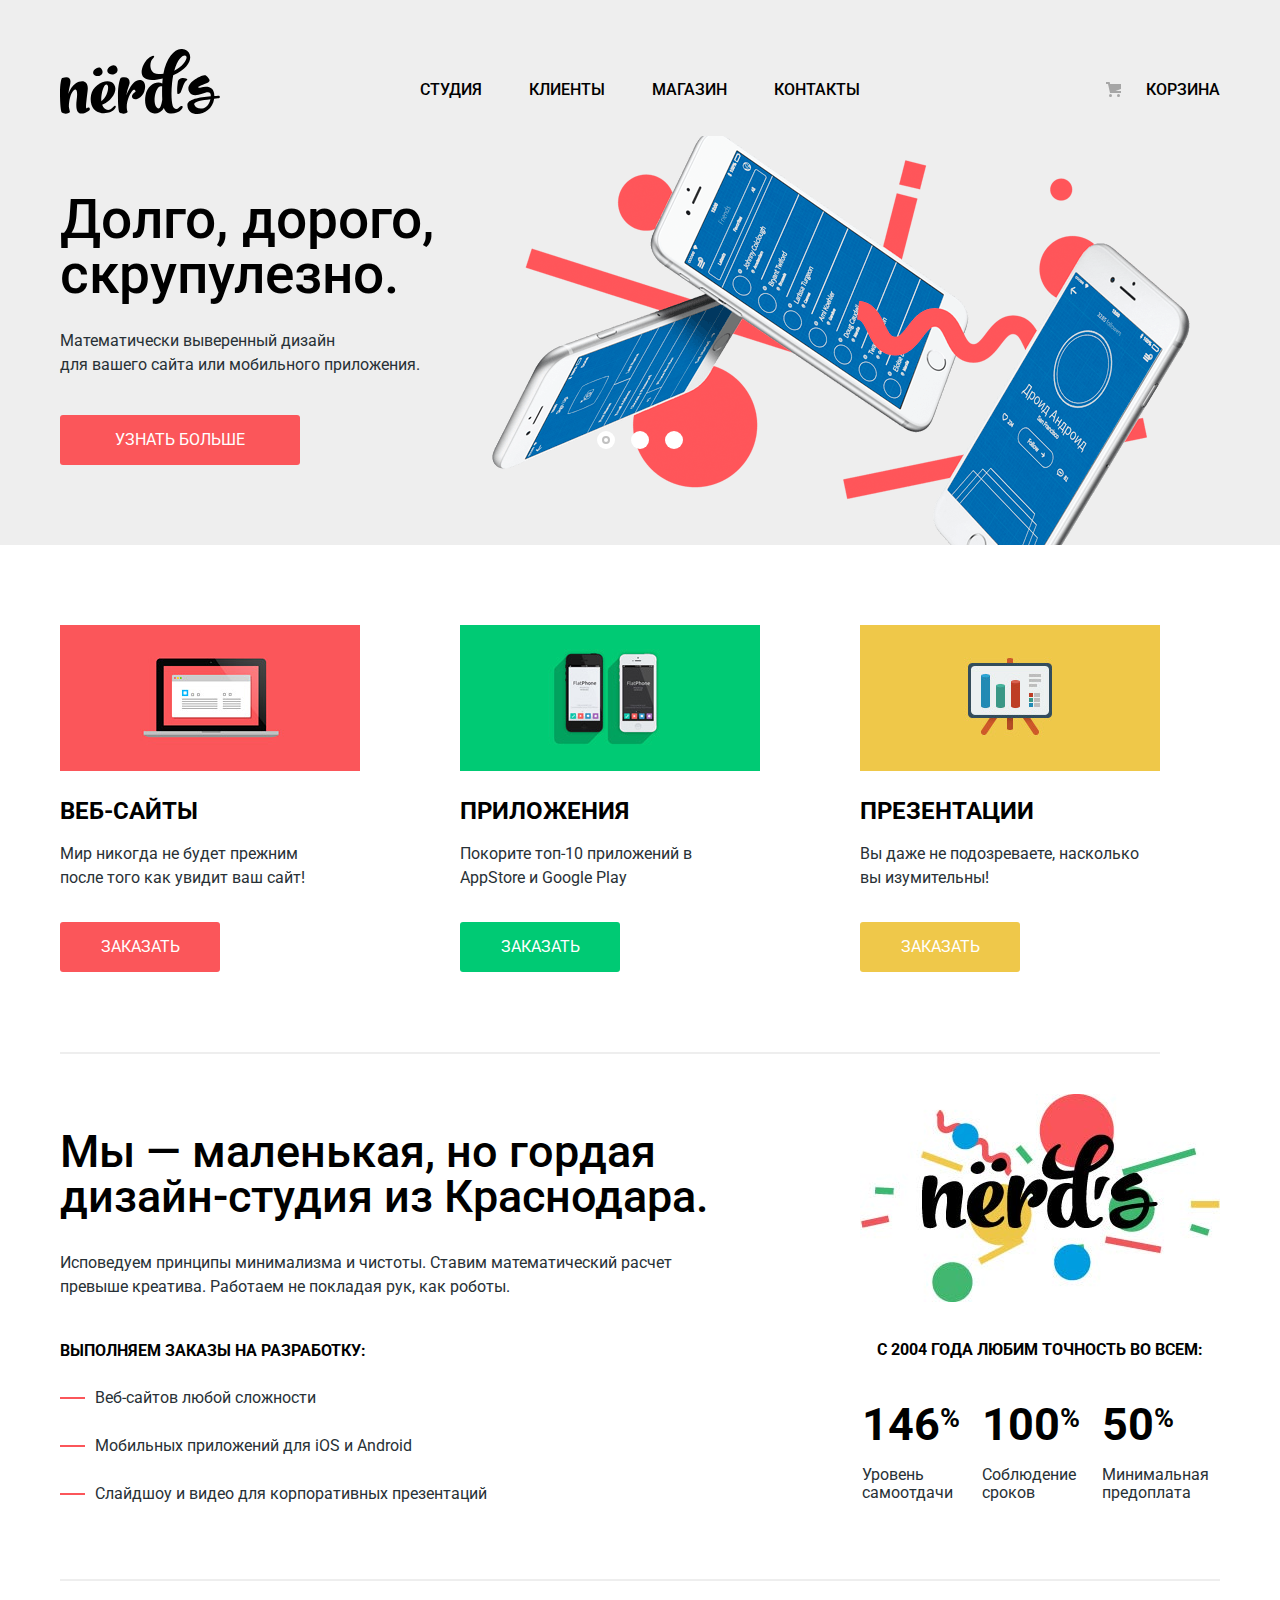
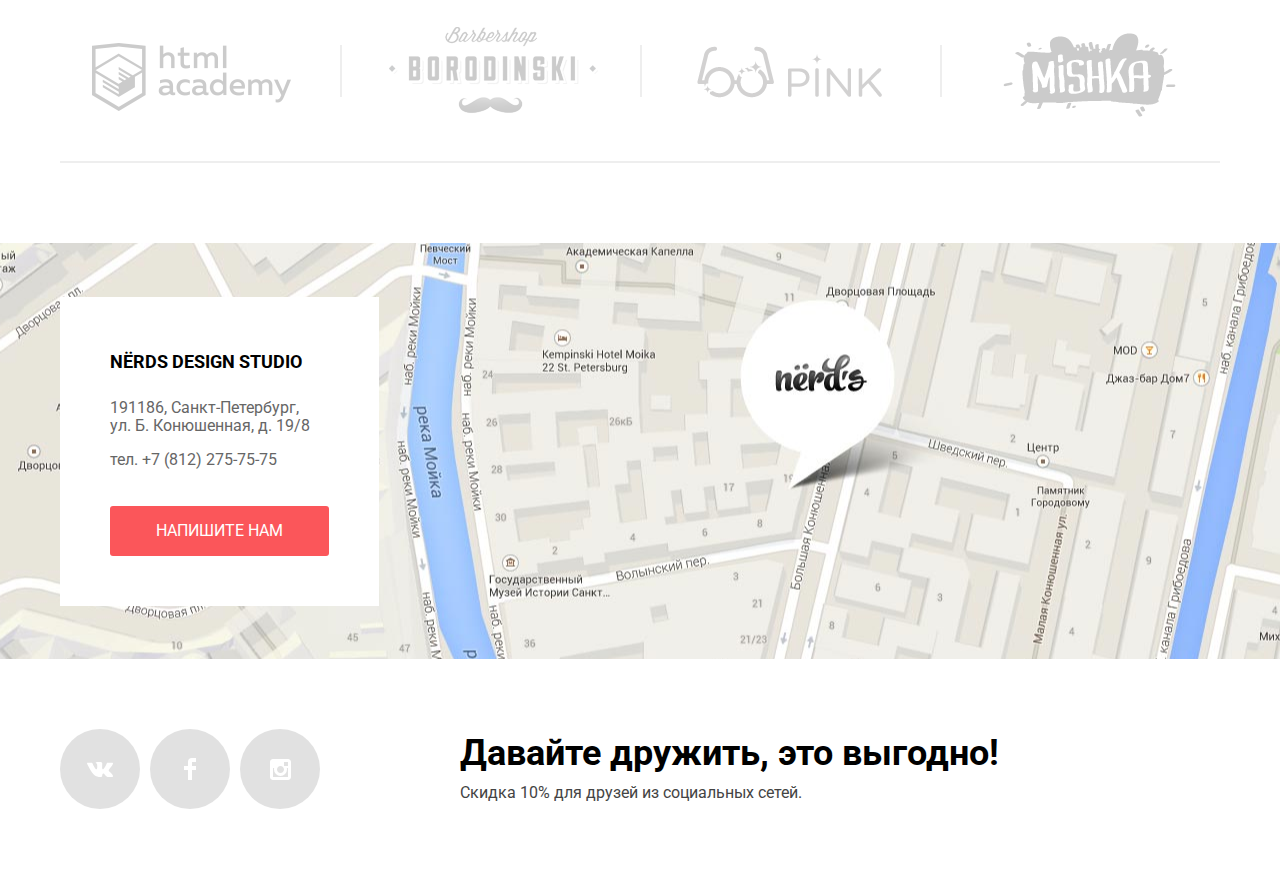
<file: index.html>
<!DOCTYPE html>
<html lang="ru">
  <head>
    <meta charset="utf-8">
    <title>Нёрдс</title>
    <link href="https://fonts.googleapis.com/css?family=Roboto:400,500,700&display=swap&subset=cyrillic" rel="stylesheet">
    <link href="css/normalize.css" rel="stylesheet">
    <link rel="stylesheet" href="css/stylemin.css">
  </head>

  <body>
    <header class="header-bg">
      <nav class="main-navigation container">
        <a class="main-header-logo" href="index.html">
          <img src="img/nerds-logo.svg" width="160" height="65" alt="Логотип">
        </a>
        <ul class="main-menu">
          <li><a href="#">Студия</a></li>
          <li><a href="#">Клиенты</a></li>
          <li><a href="catalog.html">Магазин</a></li>
          <li><a href="#">Контакты</a></li>
        </ul>
        <a class="cart" href="#">Корзина</a>
      </nav>
    </header>

    <main>
      <h1 class="visually-hidden">Дизайн-студия Нёрдс</h1>
      <section class="slider">
        <div class="container">
          <h2 class="visually-hidden">Преимущества</h2>
          <div class="slider-controls">
            <i class="active"></i>
            <i></i>
            <i></i>
          </div>
          <ul class="slider-list">
            <li class="slider-item">
              <h3>Долго, дорого,<br> скрупулезно.</h3>
              <p>Математически выверенный дизайн<br> для вашего сайта или мобильного приложения.</p>
              <a class="slider-item-button button" href="#">Узнать больше</a>
            </li>
            <li class="slider-item">
              <h3>Любим математику как никто другой</h3>
              <p>Никакого креатива, только математические формулы для расчета идеальных пропорций.</p>
              <a class="slider-item-button button">Узнать больше</a>
            </li>
            <li class="slider-item">
              <h3>Только ночь,<br> только хардкор</h3>
              <p>Работать днём, как все? Мы против этого.<br> Ближе к полуночи работа только начинается.</p>
              <a class="slider-item-button button">Узнать больше</a>
            </li>
          </ul>
        </div>
      </section>

      <section class="features container">
        <h2 class="visually-hidden">Направления</h2>
        <ul class="features-list">
          <li class="features-item">
            <h3>Веб-сайты</h3>
            <img src="img/illustration-1.jpg" width="300" height="146" alt="Картинка Компьютер">
            <p>Мир никогда не будет прежним после того как увидит ваш сайт!</p>
            <a href="#" class="button button-red">Заказать</a>
          </li>
          <li class="features-item">
            <h3>Приложения</h3>
            <img src="img/illustration-2.jpg" width="300" height="146" alt="Картинка Телефоны">
            <p>Покорите топ-10 приложений в AppStore и Google Play</p>
            <a href="#" class="button button-green">Заказать</a>
          </li>
          <li class="features-item">
            <h3>Презентации</h3>
            <img src="img/illustration-3.jpg" width="300" height="146" alt="Картинка Доска для презентаций">
            <p>Вы даже не подозреваете, насколько вы изумительны!</p>
            <a href="#" class="button button-yellow">Заказать</a>
          </li>
        </ul>
      </section>

      <div class="overview container">
        <section class="description">
          <h2 class="visually-hidden">Описание</h2>
          <b class="description-slogan">Мы — маленькая, но гордая дизайн-студия из Краснодара.</b>
          <p class="description-text">Исповедуем принципы минимализма и чистоты. Ставим математический расчет превыше креатива. Работаем не покладая рук, как роботы.</p>
          <b class="description-activites">Выполняем заказы на разработку:</b>
          <ul>
            <li>Веб-сайтов любой сложности</li>
            <li>Мобильных приложений для iOS и Android</li>
            <li>Слайдшоу и видео для корпоративных презентаций</li>
          </ul>
        </section>

        <section class="statistics">
          <h2 class="visually-hidden">Статистика</h2>
          <b class="statistics-slogan">C 2004 года Любим точность во всем:</b>
          <table class="statistics-table">
            <tr class="statistics-table-percent">
              <td>146<sup>%</sup></td>
              <td>100<sup>%</sup></td>
              <td>50<sup>%</sup></td>
            </tr>
            <tr class="statistics-table-text">
              <th>Уровень самоотдачи</th>
              <th>Соблюдение сроков</th>
              <th>Минимальная предоплата</th>
            </tr>
          </table>
        </section>
      </div>

      <section class="partners container">
        <h2 class="visually-hidden">Примеры работ</h2>
        <ul class="partners-list">
          <li class="partners-item">
            <a href="https://htmlacademy.ru/intensive/htmlcss">
              <img src="img/logo-1.png" width="260" height="180" alt="Сайт HTML Academy">
            </a>
          </li>
          <li class="partners-item">
            <a href="#">
              <img src="img/logo-2.png" width="260" height="180" alt="Сайт Барбершоп Бородинский">
            </a>
          </li>
          <li class="partners-item">
            <a href="#">
              <img src="img/logo-3.png" width="260" height="180" alt="Сайт Pink">
            </a>
          </li>
          <li class="partners-item">
            <a href="#">
              <img src="img/logo-4.png" width="260" height="180" alt="Сайт Mishka">
            </a>
          </li>
        </ul>
      </section>

      <section class="address">
        <iframe class="google-maps" src="https://www.google.com/maps/embed?pb=!1m18!1m12!1m3!1d1998.6036253003151!2d30.320858716220233!3d59.938719169054096!2m3!1f0!2f0!3f0!3m2!1i1024!2i768!4f13.1!3m3!1m2!1s0x4696310fca145cc1%3A0x42b32648d8238007!2z0JHQvtC70YzRiNCw0Y8g0JrQvtC90Y7RiNC10L3QvdCw0Y8g0YPQuy4sIDE5LzgsINCh0LDQvdC60YIt0J_QtdGC0LXRgNCx0YPRgNCzLCAxOTExODY!5e0!3m2!1sru!2sru!4v1560799852719!5m2!1sru!2sru" style="border:0" allowfullscreen></iframe>
        <div class="contacts">
          <h2 class="visually-hidden">Контакты</h2>
          <h3>NЁRDS DESIGN STUDIO</h3>
          <p>
            191186, Санкт-Петербург,<br>
            ул. Б. Конюшенная, д. 19/8
          </p>
          <p>
            <a href="tel:7-812-275-7575" class="telephone">тел. +7 (812) 275-75-75</a>
          </p>
          <a class="contacts-btn button" href="#">Напишите нам</a>
        </div>
      </section>
    </main>

    <footer class="main-footer container">
      <ul class="footer-social">
        <li>
          <a class="social-button social-button-vk" href="#">
            <span class="visually-hidden">Вконтакте</span>
          </a>
        </li>
        <li>
          <a class="social-button social-button-fb" href="#">
            <span class="visually-hidden">Фейсбук</span>
          </a>
        </li>
        <li>
          <a class="social-button social-button-insta" href="#">
            <span class="visually-hidden">Инстаграмм</span>
          </a>
        </li>
      </ul>
      <div class="footer-text">
        <b>Давайте дружить, это выгодно!</b>
        <p>Скидка 10% для друзей из социальных сетей.</p>
      </div>
    </footer>

    <section class="modal modal-message">
      <h2 class="visually-hidden">Форма обратной связи</h2>
      <h3>Напишите нам</h3>
      <form class="message-form" action="https://echo.htmlacademy.ru" method="get">
        <div class="name">
          <p>
            <label for="message-name">Ваше имя:</label>
            <input class="area" type="text" name="person-name" id="message-name" placeholder="Имя Фамилия">
          </p>
          <p>
            <label for="message-email">Ваш e-mail:</label>
            <input class="area" type="email" name="email" id="message-email" placeholder="email@example.com">
          </p>
        </div>
        <p class="message-text">
          <label for="message-text">Текст письма:</label>
          <textarea class="area text" name="text" id="message-text" placeholder="В свободной форме"></textarea>
        </p>
        <button type="submit" class="button message-btn">Отправить</button>
      </form>
      <button class="modal-close"><span class="visually-hidden">Закрыть</span></button>
    </section>

    <script src="js/scriptmin.js"></script>
  </body>
</html>
</file>
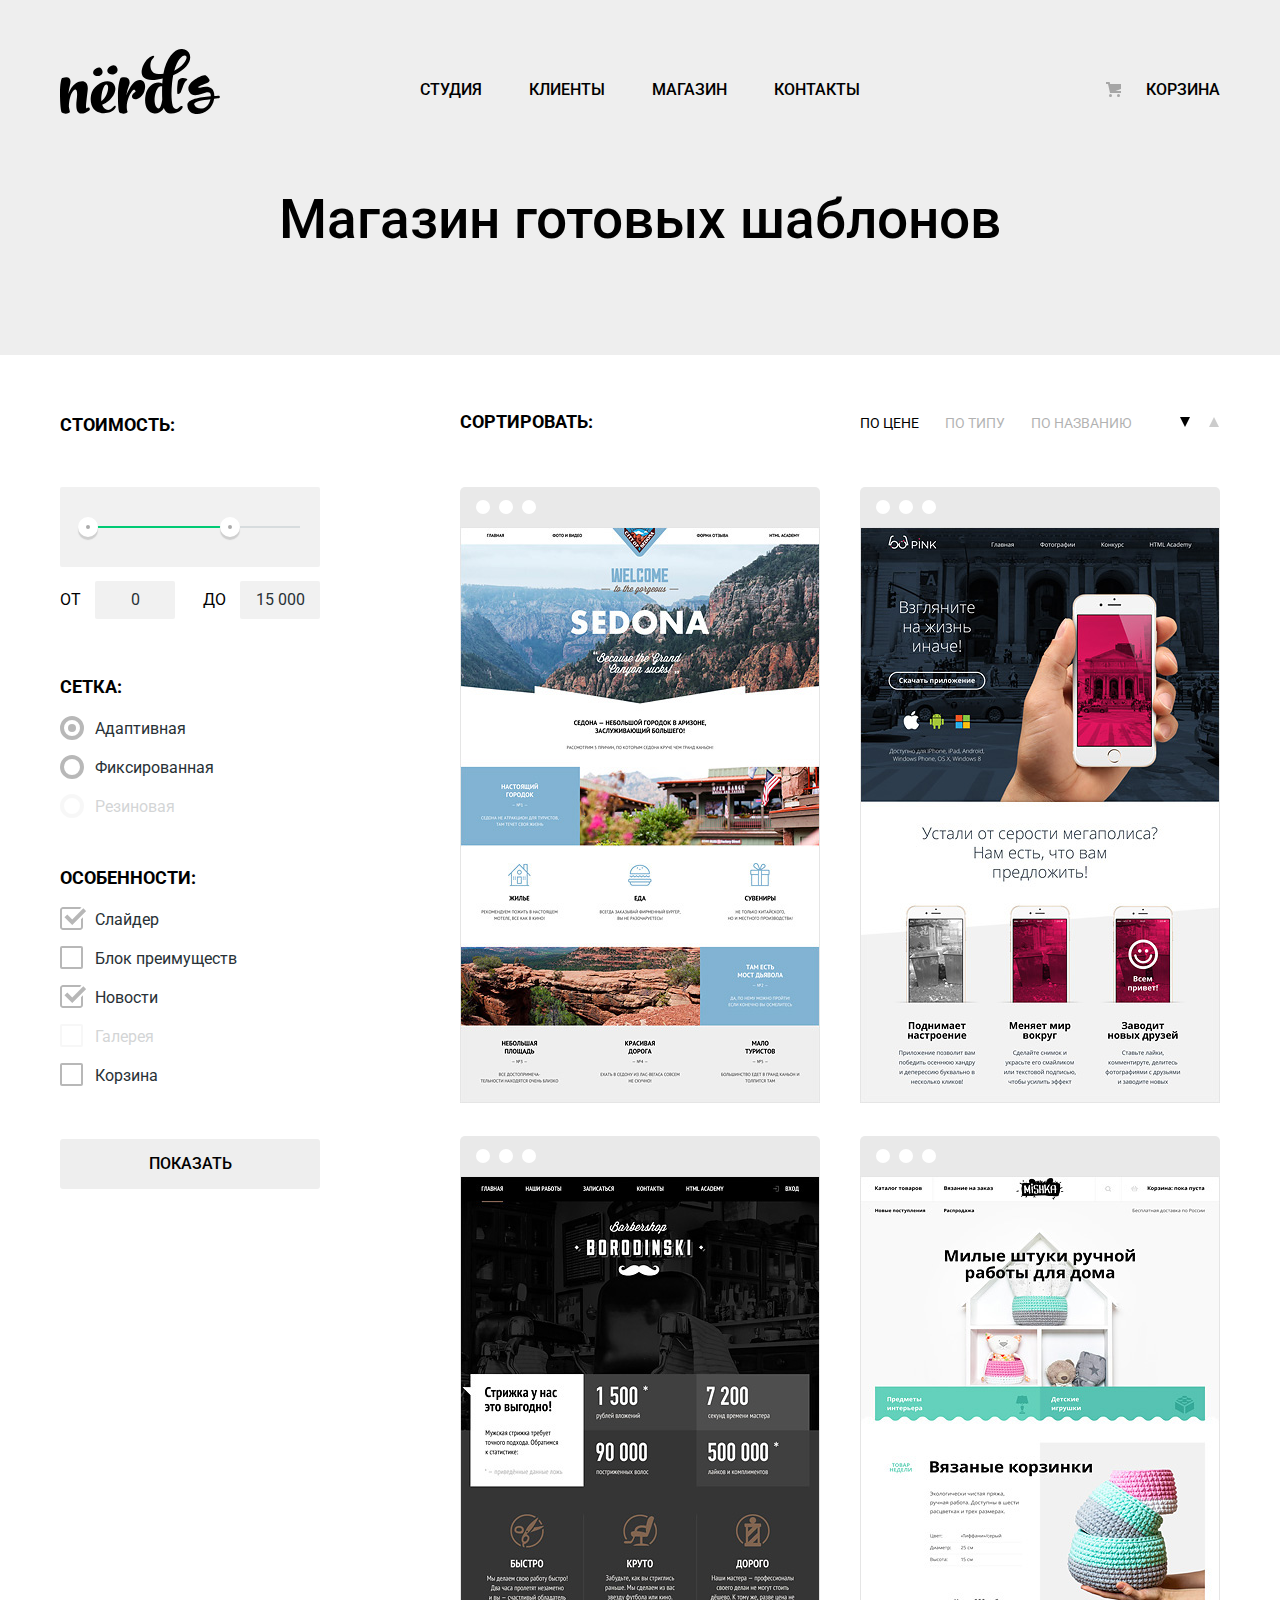
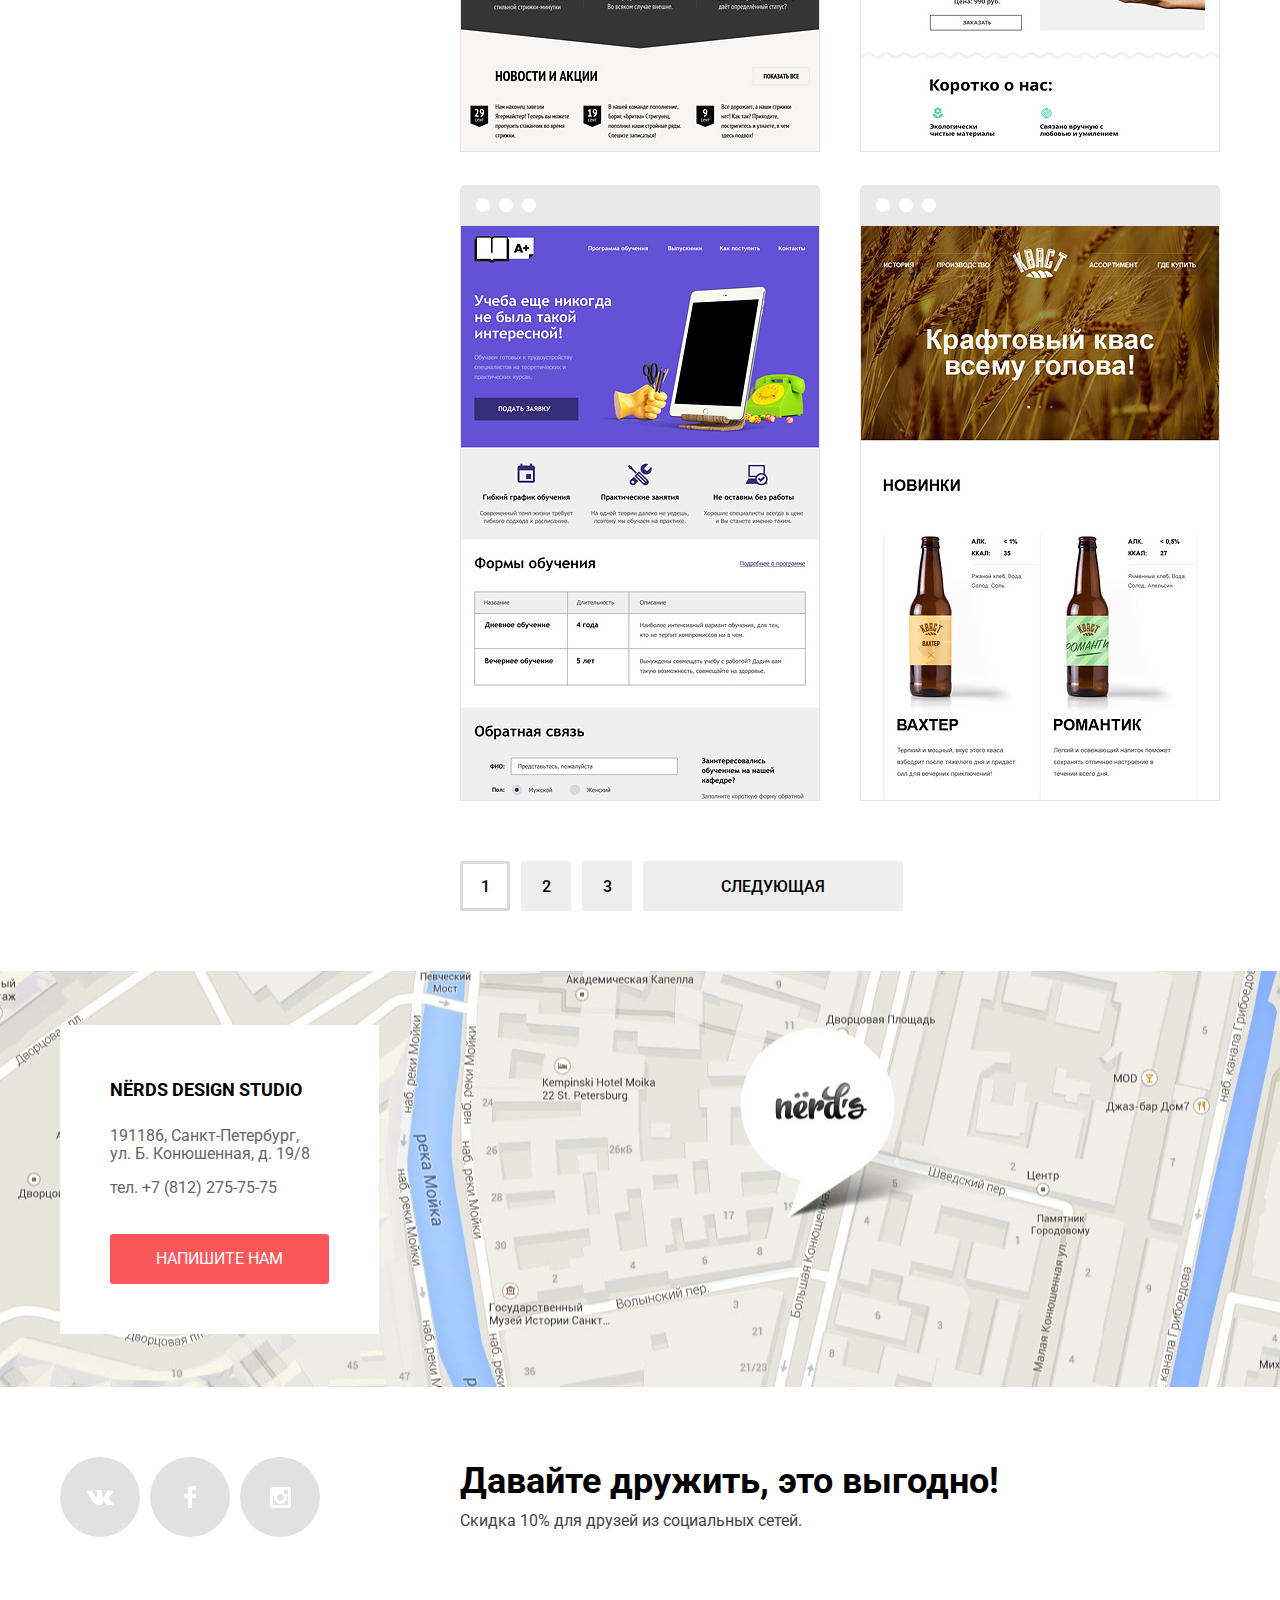
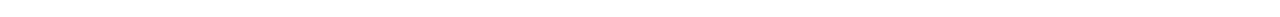
<file: catalog.html>
<!DOCTYPE html>
<html lang="ru">
  <head>
    <meta charset="utf-8">
    <title>Каталог</title>
    <link href="https://fonts.googleapis.com/css?family=Roboto:400,500,700&display=swap&subset=cyrillic" rel="stylesheet">
    <link href="css/normalize.css" rel="stylesheet">
    <link rel="stylesheet" href="css/stylemin.css">
  </head>

  <body>
    <header class="header-bg">
      <nav class="main-navigation container">
        <a class="main-header-logo" href="index.html">
          <img src="img/nerds-logo.svg" width="160" height="65" alt="Логотип">
        </a>
        <ul class="main-menu">
          <li><a href="#">Студия</a></li>
          <li><a href="#">Клиенты</a></li>
          <li><a href="catalog.html">Магазин</a></li>
          <li><a href="#">Контакты</a></li>
        </ul>
        <a class="cart" href="#">Корзина</a>
      </nav>
    </header>

    <main>
      <h1 class="page-title">Магазин готовых шаблонов</h1>
      <div class="catalog-columns container">
        <section class="left-column filters">
          <h2 class="visually-hidden">Фильтр</h2>

          <form class="filter" action="https://echo.htmlacademy.ru" method="get">
            <fieldset class="filter-item">
              <legend>Стоимость:</legend>
              <div class="range-filter">
                <div class="range-controls">
                  <div class="scale">
                    <div class="bar"></div>
                  </div>
                  <div class="toggle toggle-min"></div>
                  <div class="toggle toggle-max"></div>
                </div>
                <div class="price-controls">
                  <label class="min-price">от <input name="min-price" type="text" value="0"></label>
                  <label class="max-price">до <input name="max-price" type="text" value="15 000"></label>
                </div>
              </div>
            </fieldset>

            <fieldset class="filter-item">
              <legend>Сетка:</legend>
              <ul>
                <li class="filter-option">
                  <input class="visually-hidden filter-input filter-input-radio" type="radio" name="grid-group" value="adaptive" id="filter-adaptive" checked>
                  <label for="filter-adaptive">Адаптивная</label>
                </li>
                <li class="filter-option">
                  <input class="visually-hidden filter-input filter-input-radio" type="radio" name="grid-group"
                    value="fix" id="filter-fix">
                  <label for="filter-fix">Фиксированная</label>
                </li>
                <li class="filter-option">
                  <input class="visually-hidden filter-input filter-input-radio" type="radio" name="grid-group"
                    value="flexible" id="filter-flexible" disabled>
                  <label for="filter-flexible">Резиновая</label>
                </li>
              </ul>
            </fieldset>

            <fieldset class="filter-item special">
              <legend>Особенности:</legend>
              <ul>
                <li class="filter-option">
                  <input type="checkbox" class="visually-hidden filter-input filter-input-checkbox" name="slider" id="filter-slider" checked>
                  <label for="filter-slider">Слайдер</label>
                </li>
                <li class="filter-option">
                  <input type="checkbox" class="visually-hidden filter-input filter-input-checkbox" name="advantage" id="filter-advantage">
                  <label for="filter-advantage">Блок преимуществ</label>
                </li>
                <li class="filter-option">
                  <input type="checkbox" class="visually-hidden filter-input filter-input-checkbox" name="news"
                    id="filter-news" checked>
                  <label for="filter-news">Новости</label>
                </li>
                <li class="filter-option">
                  <input type="checkbox" class="visually-hidden filter-input filter-input-checkbox" name="gallery"
                    id="filter-gallery" disabled>
                  <label for="filter-gallery">Галерея</label>
                </li>
                <li class="filter-option">
                  <input type="checkbox" class="visually-hidden filter-input filter-input-checkbox" name="cart"
                    id="filter-cart">
                  <label for="filter-cart">Корзина</label>
                </li>
              </ul>
            </fieldset>
            <button type="submit" class="filters-btn button">Показать</button>
          </form>
        </section>

        <div class="right-column">
          <section class="sort">
            <h2 class="visually-hidden">Сортировка макетов</h2>

            <h3>Сортировать:</h3>
            <div class="sort-column">
              <ul class="sort-list">
                <li class="active">По цене</li>
                <li>По типу</li>
                <li>По названию</li>
              </ul>
              <ul class="sort-btn">
                <li><a class="sort-btn-descending active"><span class="visually-hidden">По убыванию</span></a></li>
                <li><a class="sort-btn-ascending"><span class="visually-hidden">По возрастанию</span></a></li>
              </ul>
            </div>
          </section>

          <section class="catalog">
            <h2 class="visually-hidden">Список сайтов</h2>
            <ul class="catalog-list">
              <li class="catalog-item active">
                <img src="img/img-sedona.jpg" width="360" height="576" alt="Фото проекта Sedona">
                 <div class="modal-catalog">
                   <h3>Sedona</h3>
                   <p>Информационный сайт для туристов</p>
                   <a class="button catalog-btn">9 900 руб.</a>
                 </div>
              </li>
              <li class="catalog-item">
                <img src="img/img-pink.jpg" width="360" height="576" alt="Фото проекта Pink">
                <div class="modal-catalog">
                  <h3>Pink App</h3>
                  <p>Продуктовый лендинг приложения для iOS и Android</p>
                  <a class="button catalog-btn">9 900 руб.</a>
                </div>
              </li>
              <li class="catalog-item">
                <img src="img/img-barbershop.jpg" width="360" height="576" alt="Фото проекта Barbershop">
                <div class="modal-catalog">
                  <h3>Barbershop</h3>
                  <p>Сайт салона красоты. Для мужчин, да.</p>
                  <a class="button catalog-btn">9 900 руб.</a>
                </div>
              </li>
              <li class="catalog-item">
                <img src="img/img-mishka.jpg" width="360" height="576" alt="Фото проекта Mishka">
                <div class="modal-catalog">
                  <h3>Mishka</h3>
                  <p>Интернет-магазин вязаных игрушек</p>
                  <a class="button catalog-btn">9 900 руб.</a>
                </div>
              </li>
              <li class="catalog-item">
                <img src="img/img-aplus.jpg" width="360" height="576" alt="Фото проекта A plus">
                <div class="modal-catalog">
                  <h3>A plus</h3>
                  <p>Лендинг курсов повышения квалификации</p>
                  <a class="button catalog-btn">9 900 руб.</a>
                </div>
              </li>
              <li class="catalog-item">
                <img src="img/img-kvast.jpg" width="360" height="576" alt="Фото проекта Кваст">
                <div class="modal-catalog">
                  <h3>Кваст</h3>
                  <p>Промо-сайт производителя крафтового кваса</p>
                  <a class="button catalog-btn">9 900 руб.</a>
                </div>
              </li>
            </ul>
            <ul class="pagination-list">
              <li class="pagination-item"><a class="active" href="#">1</a></li>
              <li class="pagination-item"><a href="#">2</a></li>
              <li class="pagination-item"><a href="#">3</a></li>
              <li class="pagination-item"><a class="next" href="#">Следующая</a></li>
            </ul>
          </section>
        </div>
      </div>

      <section class="address">
        <iframe class="google-maps"
          src="https://www.google.com/maps/embed?pb=!1m18!1m12!1m3!1d1998.6036253003151!2d30.320858716220233!3d59.938719169054096!2m3!1f0!2f0!3f0!3m2!1i1024!2i768!4f13.1!3m3!1m2!1s0x4696310fca145cc1%3A0x42b32648d8238007!2z0JHQvtC70YzRiNCw0Y8g0JrQvtC90Y7RiNC10L3QvdCw0Y8g0YPQuy4sIDE5LzgsINCh0LDQvdC60YIt0J_QtdGC0LXRgNCx0YPRgNCzLCAxOTExODY!5e0!3m2!1sru!2sru!4v1560799852719!5m2!1sru!2sru"
          style="border:0" allowfullscreen></iframe>
        <div class="contacts">
          <h2 class="visually-hidden">Контакты</h2>
          <h3>NЁRDS DESIGN STUDIO</h3>
          <p>
            191186, Санкт-Петербург,<br>
            ул. Б. Конюшенная, д. 19/8
          </p>
          <p>
            <a href="tel:7-812-275-7575" class="telephone">тел. +7 (812) 275-75-75</a>
          </p>
          <a class="contacts-btn button" href="#">Напишите нам</a>
        </div>
      </section>
    </main>

    <footer class="main-footer container">
      <ul class="footer-social">
        <li>
          <a class="social-button" href="#">
            <span class="visually-hidden">Вконтакте</span>
            <svg xmlns="http://www.w3.org/2000/svg" width="26" height="15" viewBox="0 0 26 15">
              <path fill="#FFF"
                d="M16.138 11.51c.956-.309 2.18 2.04 3.483 2.939.978.681 1.727.534 1.727.534l3.473-.05s1.815-.112.957-1.554c-.071-.12-.503-1.069-2.585-3.022-2.177-2.043-1.882-1.712.739-5.244 1.597-2.153 2.236-3.468 2.036-4.028-.192-.539-1.365-.399-1.365-.399L20.69.713c-.381.001-.704.119-.851.515-.003.004-.621 1.666-1.445 3.079-1.741 2.989-2.436 3.148-2.724 2.961-.661-.433-.494-1.737-.494-2.664 0-2.897.432-4.105-.846-4.417-.427-.104-.739-.172-1.828-.182-1.392-.021-2.574 0-3.244.329-.445.223-.786.712-.579.74.26.035.843.16 1.155.586.401.552.389 1.789.389 1.789s.229 3.411-.54 3.834c-.528.29-1.25-.302-2.803-3.016-.793-1.388-1.392-2.922-1.392-2.922s-.116-.285-.326-.441c-.25-.185-.6-.244-.6-.244L.848.684S.29.7.085.946c-.182.218-.015.668-.015.668s2.909 6.881 6.203 10.347c3.02 3.182 6.452 2.971 6.452 2.971h1.555s.469-.054.709-.312c.224-.24.214-.691.214-.691s-.031-2.109.935-2.419z" />
            </svg>
          </a>
        </li>
        <li>
          <a class="social-button" href="#">
            <span class="visually-hidden">Фейсбук</span>
            <svg xmlns="http://www.w3.org/2000/svg" width="12" height="22" viewBox="0 0 12 22">
              <path fill="#FFF" d="M12 4V0H8a4 4 0 0 0-4 4v4H0v4h4v10h4V12h4V8H8V4h4z" /></svg>
          </a>
        </li>
        <li>
          <a class="social-button" href="#">
            <span class="visually-hidden">Инстаграмм</span>
            <svg xmlns="http://www.w3.org/2000/svg" width="21" height="21" viewBox="0 0 21 21">
              <path fill="#FFF"
                d="M18 0H3C1.35 0 0 1.35 0 3v15c0 1.65 1.35 3 3 3h15c1.65 0 3-1.35 3-3V3c0-1.65-1.35-3-3-3zm-7.5 7c1.93 0 3.5 1.57 3.5 3.5S12.43 14 10.5 14 7 12.43 7 10.5 8.57 7 10.5 7zM18 18H3V9h1.181A6.504 6.504 0 0 0 4 10.5a6.5 6.5 0 1 0 13 0 6.45 6.45 0 0 0-.181-1.5H18v9zm0-11h-4V3h4v4z" />
            </svg>
          </a>
        </li>
      </ul>
      <div class="footer-text">
        <b>Давайте дружить, это выгодно!</b>
        <p>Скидка 10% для друзей из социальных сетей.</p>
      </div>
    </footer>

    <section class="modal modal-message">
      <h2 class="visually-hidden">Форма обратной связи</h2>
      <h3>Напишите нам</h3>
      <form class="message-form" action="https://echo.htmlacademy.ru" method="get">
        <div class="name">
          <p>
            <label for="message-name">Ваше имя:</label>
            <input class="area" type="text" name="person-name" id="message-name" placeholder="Имя Фамилия">
          </p>
          <p>
            <label for="message-email">Ваш e-mail:</label>
            <input class="area" type="email" name="email" id="message-email" placeholder="email@example.com">
          </p>
        </div>
        <p class="message-text">
          <label for="message-text">Текст письма:</label>
          <textarea class="area text" name="text" id="message-text" placeholder="В свободной форме"></textarea>
        </p>
        <button type="submit" class="button message-btn">Отправить</button>
      </form>
      <button class="modal-close"><span class="visually-hidden">Закрыть</span></button>
    </section>

    <script src="js/scriptmin.js"></script>
  </body>
</html>
</file>
<file: css/stylemin.css>
@-webkit-keyframes scale{0%{-webkit-transform:scale(.001);transform:scale(.001)}to{-webkit-transform:scale(1);transform:scale(1)}}@keyframes scale{0%{-webkit-transform:scale(.001);transform:scale(.001)}to{-webkit-transform:scale(1);transform:scale(1)}}@-webkit-keyframes shake{0%,to{-webkit-transform:skewX(0);transform:skewX(0)}15%,45%,75%{-webkit-transform:skewX(3deg);transform:skewX(3deg)}30%,60%,90%{-webkit-transform:skewX(-3deg);transform:skewX(-3deg)}}@keyframes shake{0%,to{-webkit-transform:skewX(0);transform:skewX(0)}15%,45%,75%{-webkit-transform:skewX(3deg);transform:skewX(3deg)}30%,60%,90%{-webkit-transform:skewX(-3deg);transform:skewX(-3deg)}}body{margin:0;padding:0;min-width:1200px;font-family:"Roboto","Arial",sans-serif;font-size:16px;font-weight:400;line-height:24px;color:#000}a{text-decoration:none}.container{width:1200px;margin:0 auto;padding:0 20px;-webkit-box-sizing:border-box;box-sizing:border-box}.visually-hidden:not(:focus):not(:active),input[type=checkbox].visually-hidden,input[type=radio].visually-hidden{position:absolute;width:1px;height:1px;margin:-1px;padding:0;white-space:nowrap;border:0;-webkit-clip-path:inset(100%);clip-path:inset(100%);clip:rect(0 0 0 0);overflow:hidden}.header-bg{background-color:#eee}.main-navigation{display:-webkit-box;display:-ms-flexbox;display:flex;-ms-flex-wrap:wrap;flex-wrap:wrap;-webkit-box-align:center;-ms-flex-align:center;align-items:center;padding-top:49px;font-weight:500;line-height:30px;text-transform:uppercase}.main-navigation a{padding-bottom:10px;-webkit-box-sizing:border-box;box-sizing:border-box;color:#000;border-bottom:2px solid transparent;cursor:pointer}.main-menu a{margin-right:10px}.main-navigation a:focus,.main-navigation a:hover,.modal-catalog h3:focus,.modal-catalog h3:hover{color:#fb565a}.main-navigation a:active{color:#000;opacity:.3}.main-navigation a.active{border-bottom:2px solid #fb565a}.main-navigation img:focus,.main-navigation img:hover{opacity:.8}.main-navigation img:active,.modal-catalog h3:active{opacity:.3}.main-menu{display:-webkit-box;display:-ms-flexbox;display:flex;-webkit-box-flex:0;-ms-flex:0 0 450px;flex:0 0 450px;-ms-flex-wrap:wrap;flex-wrap:wrap;-webkit-box-pack:justify;-ms-flex-pack:justify;justify-content:space-between;max-width:450px;margin:0 0 0 200px;padding:0 0 5px;list-style:none}.cart{margin-left:auto;padding-top:7px;padding-left:40px;background-image:url(../img/cart-icon.svg);background-repeat:no-repeat;background-position:0 14px}.slider{position:relative;margin-bottom:80px;background-color:#eee}.slider-controls{position:absolute;left:50%;bottom:104px;z-index:1;width:160px;height:18px;font-size:0;text-align:center;-webkit-transform:translateX(-50%);-ms-transform:translateX(-50%);transform:translateX(-50%)}.slider-controls i{position:relative;display:inline-block;width:18px;height:18px;padding:8px;vertical-align:middle;border-radius:50%;cursor:pointer}.slider-controls i::after{content:"";position:absolute;top:8px;left:8px;z-index:1;width:18px;height:18px;background:#fff;border-radius:50%}.slider-controls .active::before{content:"";position:absolute;top:50%;left:50%;z-index:2;width:4px;height:4px;margin:-4px;background-color:inherit;border:2px solid #c1c1c1;border-radius:50%}.description ul,.filter ul,.slider-list{margin:0;padding:0;list-style:none}.slider-item{display:none;padding:56px 0 80px}.slider-item:nth-child(1){display:block;background-image:url(../img/slide1.png);background-repeat:no-repeat;background-position:93.5% -4px}.slider-item:nth-child(2),.slider-item:nth-child(3){background-image:url(../img/slide2.png);background-repeat:no-repeat;background-position:100% 0}.slider-item:nth-child(3){background-image:url(../img/slide3.png);background-position:100% 20px}.slider-item h3{max-width:600px;margin:0 0 27px;font-size:55px;font-weight:500;line-height:55px}.slider-item p{max-width:430px;margin:0 0 38px;color:#283136}.button{display:block;width:240px;padding:16px 10px;-webkit-box-sizing:border-box;box-sizing:border-box;font-size:16px;line-height:18px;color:#fff;text-align:center;text-decoration:none;text-transform:uppercase;background-color:#fb565a;border:0;border-radius:3px}.button:focus,.button:hover,.features-item .button-red:focus,.features-item .button-red:hover{background-color:#e74246}.button:active{color:rgba(255,255,255,.3);background-color:#d7373b;-webkit-box-shadow:0 3px rgba(0,0,0,.1) inset;box-shadow:0 3px rgba(0,0,0,.1) inset}.features-item,.features-list{display:-webkit-box;display:-ms-flexbox;display:flex;-webkit-box-flex:0;-ms-flex-wrap:wrap;flex-wrap:wrap}.features-list{-webkit-box-pack:justify;-ms-flex-pack:justify;justify-content:space-between;margin:0;padding:0 0 40px;list-style:none;border-bottom:2px solid #eee;-ms-flex:0 0 1100px;flex:0 0 1100px;max-width:1100px}.features-item{-ms-flex:0 0 300px;flex:0 0 300px;-webkit-box-orient:vertical;-webkit-box-direction:normal;-ms-flex-direction:column;flex-direction:column;max-width:300px;padding-bottom:40px}.features-item h3{margin:25px 0 16px;font-size:24px;font-weight:700;line-height:30px;text-transform:uppercase}.features-item p{max-width:280px;margin:0 0 32px;color:#283136}.features-item a,.features-item h3,.features-item p{-webkit-box-ordinal-group:2;-ms-flex-order:1;order:1}.features-item .button{width:160px}.features-item .button-red{background-color:#fb565a}.features-item .button-red:active{color:rgba(255,255,255,.3);-webkit-box-shadow:inset 0 2px 0 0 #c13135;box-shadow:inset 0 2px 0 0 #c13135;background-color:#d7373b}.features-item .button-green{background-color:#00ca74}.features-item .button-green:focus,.features-item .button-green:hover{background-color:#00bc6c}.features-item .button-green:active{color:rgba(255,255,255,.3);-webkit-box-shadow:inset 0 2px 0 0 #009958;box-shadow:inset 0 2px 0 0 #009958;background-color:#00aa62}.features-item .button-yellow{background-color:#efc84a}.features-item .button-yellow:focus,.features-item .button-yellow:hover{background-color:#eab534}.features-item .button-yellow:active{color:rgba(255,255,255,.3);-webkit-box-shadow:inset 0 2px 0 0 #ce961f;box-shadow:inset 0 2px 0 0 #ce961f;background-color:#e5a722}.overview{display:-webkit-box;display:-ms-flexbox;display:flex;-ms-flex-wrap:wrap;flex-wrap:wrap;-webkit-box-pack:justify;-ms-flex-pack:justify;justify-content:space-between;padding-bottom:49px}.description{width:660px;padding-top:75px}.description .description-text{margin:0 0 40px;color:#283136}.description li{position:relative;padding:0 0 24px 35px;color:#283136}.description li::before{content:"";position:absolute;top:11px;left:0;width:25px;height:2px;background-color:#fb565a}.description b{display:block}.description .description-slogan{padding-bottom:32px;font-size:45px;font-weight:500;line-height:45px}.description .description-activites{padding-bottom:23px;text-transform:uppercase}.statistics{width:360px;background-image:url(../img/nerds-illustration.jpg);background-repeat:no-repeat;background-position:0 40px}.statistics-slogan{display:block;padding-top:284px;padding-bottom:32px;text-align:center;text-transform:uppercase}.statistics-table td,.statistics-table th{padding:20px 20px 10px 0;line-height:18px}.statistics-table th{font-weight:400;text-align:left;color:#283136}.statistics-table-percent{font-size:45px;font-weight:700;line-height:10px}.statistics-table-percent sup{font-size:27px}.partners-item,.partners-list{display:-webkit-box;display:-ms-flexbox;display:flex;-webkit-box-pack:justify;-ms-flex-pack:justify;justify-content:space-between;-webkit-box-align:center;-ms-flex-align:center;align-items:center}.partners-list{-ms-flex-wrap:wrap;flex-wrap:wrap;margin:0 0 80px;padding:0;list-style:none;border-top:2px solid #eee;border-bottom:2px solid #eee}.partners-item{position:relative}.partners-item img{vertical-align:top;opacity:.2}.filter-input-radio:focus+label::before,.filter-input-radio:hover+label::before,.partners-item img:focus,.partners-item img:hover{opacity:1}.partners-item img:active{opacity:.1}.partners-item:not(:last-child)::before{content:"";position:absolute;left:280px;width:2px;height:52px;background-color:#eee}.address{position:relative;top:0;height:416px;background-color:#f1efe8;background-image:url(../img/map.jpg);background-repeat:no-repeat;background-position:50% 50%}.address iframe{position:absolute;top:0;left:0;width:100%;height:418px}.contacts{position:absolute;top:54px;left:50%;margin-left:-580px;padding:50px;background-color:#fff}.contacts h3{margin:0 0 22px;font-size:18px;font-weight:700;line-height:30px}.contacts .telephone,.contacts p{line-height:18px;color:#666}.contacts-btn{width:219px;margin-top:37px}.page-title{margin:0;padding:56px 20px 108px;font-size:55px;font-weight:500;line-height:55px;text-align:center;background-color:#eee}.catalog-columns{display:-webkit-box;display:-ms-flexbox;display:flex;-ms-flex-wrap:wrap;flex-wrap:wrap;-webkit-box-pack:justify;-ms-flex-pack:justify;justify-content:space-between;margin-top:58px}.left-column{-webkit-box-flex:0;-ms-flex:0 0 260px;flex:0 0 260px;margin-top:0;max-width:260px}.right-column{width:760px}.filter-item{margin:0;padding:0;border:0}.range-filter{width:260px;margin:30px 0 56px}.filter-item legend{padding:0 0 20px;font-size:18px;font-weight:700;line-height:24px;text-transform:uppercase}.range-controls{position:relative;height:41px;margin-bottom:14px;padding:39px 20px 0;background-color:#f1f1f1;border-radius:2px}.range-controls .scale{height:2px;background:#d7dcde}.range-controls .bar{width:70%;height:2px;background-color:#00ca74}.range-controls .toggle{position:absolute;top:30px;left:0;width:4px;height:4px;padding:0;border:8px solid #fff;border-radius:50%;background-color:#ababab;-webkit-box-shadow:0 3px 1px 0 #cfcfcf;box-shadow:0 3px 1px 0 #cfcfcf;cursor:pointer}.range-controls .toggle-min{left:18px}.range-controls .toggle-max{left:160px}.price-controls{font-size:0}.price-controls label{display:inline-block;width:50%;font-size:16px;text-transform:uppercase;vertical-align:middle}.price-controls input{width:60px;margin-left:10px;padding:10px;font-family:"Roboto","Arial",sans-serif;font-size:16px;text-align:center;color:#283136;border:0;border-radius:2px;background:#f1f1f1}.max-price{text-align:right}.special legend{padding-top:30px}.filter-option{margin-bottom:19px}.filter-option label{position:relative;display:block;padding-left:35px;color:#283136;line-height:20px;cursor:pointer;-webkit-user-select:none;-moz-user-select:none;-ms-user-select:none;user-select:none}.filter-input-radio+label::before{content:"";position:absolute;left:0;top:-3px;width:16px;height:16px;border:4px solid #4d4d4d;border-radius:50%;opacity:.4}.filter-input-radio:checked+label::after{content:"";position:absolute;left:8px;top:5px;width:8px;height:8px;background-color:#4d4d4d;border-radius:50%;opacity:.4}.filter-input-radio:focus:checked+label::after,.filter-input-radio:hover:checked+label::after{opacity:1}.filter-input-radio:disabled+label,.filter-input-radio:disabled+label::after,.filter-input-radio:disabled+label::before{opacity:.2;cursor:default}.filter-input-checkbox+label::before{content:"";position:absolute;top:-3px;left:0;width:19px;height:19px;border:2px solid #4d4d4d;border-radius:2px;opacity:.4}.filter-input-checkbox:checked+label::before{content:"";position:absolute;width:26px;height:26px;background-image:url(../img/checkbox-on.svg);background-repeat:no-repeat;background-position:0 0;border:0;opacity:.4}.filter-input-checkbox:focus+label::before,.filter-input-checkbox:hover+label::before{opacity:1}.filter-input-checkbox:disabled+label,.filter-input-checkbox:disabled+label::before{opacity:.2;cursor:default}.filters-btn{width:260px;-webkit-box-sizing:border-box;box-sizing:border-box;margin-top:34px;font-family:"Roboto","Arial",sans-serif;font-weight:500;color:#000;background-color:#eee;outline:0;cursor:pointer}.filters-btn:focus,.filters-btn:hover{background-color:#dfdfdf}.filters-btn:active{color:#959595;background-color:#d5d5d5}.sort,.sort-list{display:-webkit-box;display:-ms-flexbox;display:flex;-webkit-box-pack:justify;-ms-flex-pack:justify;justify-content:space-between}.sort{-ms-flex-wrap:wrap;flex-wrap:wrap;-webkit-box-align:baseline;-ms-flex-align:baseline;align-items:baseline}.sort h3,.sort-list li{line-height:18px;text-transform:uppercase}.sort h3{margin:0 auto 0 0;font-size:18px}.sort-list{position:relative;width:282px;margin:0;padding:0 83px 0 0;list-style:none}.sort-list li{padding:0 5px;font-size:14px;cursor:pointer;opacity:.3}.sort-list li:focus,.sort-list li:hover{opacity:.6}.sort-list li.active,.sort-list li:active{opacity:1}.sort-btn,.sort-column{display:-webkit-box;display:-ms-flexbox;display:flex}.sort-btn{position:relative;margin:0;padding:0;list-style:none}.sort-btn-ascending,.sort-btn-descending{position:absolute;top:3px;width:0;height:0;border-left:5px solid transparent;border-right:5px solid transparent;opacity:.2;cursor:pointer}.sort-btn-descending{border-top:10px solid #000;right:30px}.sort-btn-ascending{right:1px;border-bottom:10px solid #000}.sort-btn a:focus,.sort-btn a:hover{opacity:.4}.sort-btn a.active,.sort-btn a:active{opacity:1}.catalog-list{display:-webkit-box;display:-ms-flexbox;display:flex;-ms-flex-wrap:wrap;flex-wrap:wrap;-webkit-box-pack:justify;-ms-flex-pack:justify;justify-content:space-between;margin:55px 0 0;padding:0;list-style:none}.catalog-item{position:relative;margin:0 0 33px;padding:40px 0 0;max-width:576px;-webkit-transition:1s;-o-transition:1s;transition:1s}.catalog-item img{vertical-align:top}.catalog-item::before{content:"";position:absolute;top:0;left:0;opacity:.12;width:360px;height:40px;background-color:#4d4d4d;border-top-left-radius:5px;border-top-right-radius:5px}.catalog-item:focus .modal-catalog,.catalog-item:focus::before,.catalog-item:hover .modal-catalog,.catalog-item:hover::before{opacity:1;-webkit-transition:1s;-o-transition:1s;transition:1s}.catalog-item::after{content:"";position:absolute;top:13px;left:16px;width:14px;height:14px;border-radius:50%;background-color:#fff;-webkit-box-shadow:23px 0 0 0 #fff,46px 0 0 0 #fff;box-shadow:23px 0 0 0 #fff,46px 0 0 0 #fff}.modal-catalog{position:absolute;left:0;bottom:0;display:-webkit-box;display:-ms-flexbox;display:flex;-webkit-box-flex:0;-ms-flex:0 0 360px;flex:0 0 360px;-webkit-box-orient:vertical;-webkit-box-direction:normal;-ms-flex-direction:column;flex-direction:column;-webkit-box-align:center;-ms-flex-align:center;align-items:center;max-width:360px;height:230px;padding:27px 60px 40px;-webkit-box-sizing:border-box;box-sizing:border-box;text-align:center;background-color:#eee;opacity:0}.catalog-item:focus,.catalog-item:hover{-webkit-box-shadow:0 6px 25px 0 rgba(0,0,0,.25);box-shadow:0 6px 25px 0 rgba(0,0,0,.25)}.modal-catalog h3{margin:0;padding-bottom:15px;font-size:18px;line-height:30px;text-transform:uppercase;cursor:pointer}.modal-catalog p{margin:0;font-size:16px;line-height:18px;color:#666}.catalog-btn{width:200px;margin-top:30px;cursor:pointer}.pagination-list{display:-webkit-box;display:-ms-flexbox;display:flex;margin:27px 0 60px;padding:0;list-style:none}.pagination-item a{display:block;min-width:50px;max-height:50px;margin-right:11px;padding:17px;-webkit-box-sizing:border-box;box-sizing:border-box;text-align:center;line-height:18px;font-weight:500;color:#000;background-color:#eee;border:0;border-radius:2px}.pagination-item a:not(.active):focus,.pagination-item a:not(.active):hover{background-color:#dfdfdf}.pagination-item a:not(.active):active{-webkit-box-shadow:inset 0 3px 0 0 #bfbfbf;box-shadow:inset 0 3px 0 0 #bfbfbf}.pagination-item .active{padding-top:14px;background-color:#fff;border:3px solid #dbdbdb}.pagination-item .next{min-width:260px;text-transform:uppercase}.modal{position:fixed;top:50%;left:50%;z-index:2;display:none;width:760px;height:440px;margin-top:-295px;margin-left:-480px;margin-bottom:500px;padding:66px 100px 85px;background-color:#fff;-webkit-box-shadow:0 20px 40px 0 rgba(0,0,0,.75);box-shadow:0 20px 40px 0 rgba(0,0,0,.75)}.modal-show{display:block;-webkit-animation:scale .7s;animation:scale .7s}.modal-error{-webkit-animation:shake .5s;animation:shake .5s}.input-background{background-color:#eee}.modal h3{margin:0 0 0 -2px;padding-bottom:38px;font-size:45px;font-weight:500;line-height:45px}.message-form .name{display:-webkit-box;display:-ms-flexbox;display:flex;-ms-flex-wrap:wrap;flex-wrap:wrap;-webkit-box-pack:justify;-ms-flex-pack:justify;justify-content:space-between}.message-form p{margin:0}.message-form label{font-weight:700;line-height:18px}.message-form .area{height:50px;-webkit-box-sizing:border-box;box-sizing:border-box;margin-top:7px;padding:13px;font-size:16px;line-height:18px;color:rgba(68,68,68,.5);border:2px solid #d7dcde;border-radius:2px}.message-form .area::-webkit-input-placeholder{color:rgba(68,68,68,.5)}.message-form .area:hover{border-color:#b4b9bb}.message-form .area:focus::-webkit-input-placeholder{color:#444}.message-form .area:focus{color:#444;border-color:#000;outline:0}.message-form .area:invalid{color:#e74246;border-color:#e74246}.message-form input{display:block;width:360px;margin-bottom:30px}.message-text .text{width:100%;min-height:118px;padding-top:10px;font-family:inherit;font-size:16px;line-height:18px;resize:vertical}.message-btn{width:260px;margin-top:40px;outline:0}.modal-close{position:absolute;top:70px;right:83px;width:30px;height:30px;font-size:0;background-color:#fff;border:0;cursor:pointer}.modal-close:focus::after,.modal-close:focus::before,.modal-close:hover::after,.modal-close:hover::before{background-color:#fb565a}.modal-close:active::after,.modal-close:active::before{background-color:#fee}.modal-close:focus,.modal-close:hover{outline:0}.modal-close::after,.modal-close::before{content:"";position:absolute;top:5px;left:10px;width:4px;height:27px;background-color:#fecccd}.modal-close::before{-webkit-transform:rotate(45deg);-ms-transform:rotate(45deg);transform:rotate(45deg)}.modal-close::after{-webkit-transform:rotate(-45deg);-ms-transform:rotate(-45deg);transform:rotate(-45deg)}.main-footer{-ms-flex-wrap:wrap;flex-wrap:wrap;-webkit-box-align:center;-ms-flex-align:center;align-items:center;margin-top:70px;margin-bottom:80px}.main-footer b{font-size:36px;line-height:36px}.main-footer p{line-height:22px;color:#444}.footer-social,.main-footer,.social-button{display:-webkit-box;display:-ms-flexbox;display:flex}.footer-social{width:260px;margin:0 140px 0 0;padding:0;list-style:none;-webkit-box-pack:justify;-ms-flex-pack:justify;justify-content:space-between}.social-button{-webkit-box-flex:0;-ms-flex:0 0 80px;flex:0 0 80px;-webkit-box-align:center;-ms-flex-align:center;align-items:center;-webkit-box-pack:center;-ms-flex-pack:center;justify-content:center;min-width:80px;height:80px;border-radius:50%;background-color:#e1e1e1;background-repeat:no-repeat;background-position:50% 50%}.social-button-vk{background-image:url(../img/vk-icon.svg)}.social-button-fb{background-image:url(../img/fb-icon.svg)}.social-button-insta{background-image:url(../img/insta-icon.svg)}.social-button:focus,.social-button:hover{background-color:#e74246}.social-button:active{background-color:#d7373b}.social-button:active img{opacity:.3}.footer-text b{font-weight:700}.footer-text p{margin:0;padding-top:10px}
</file>
